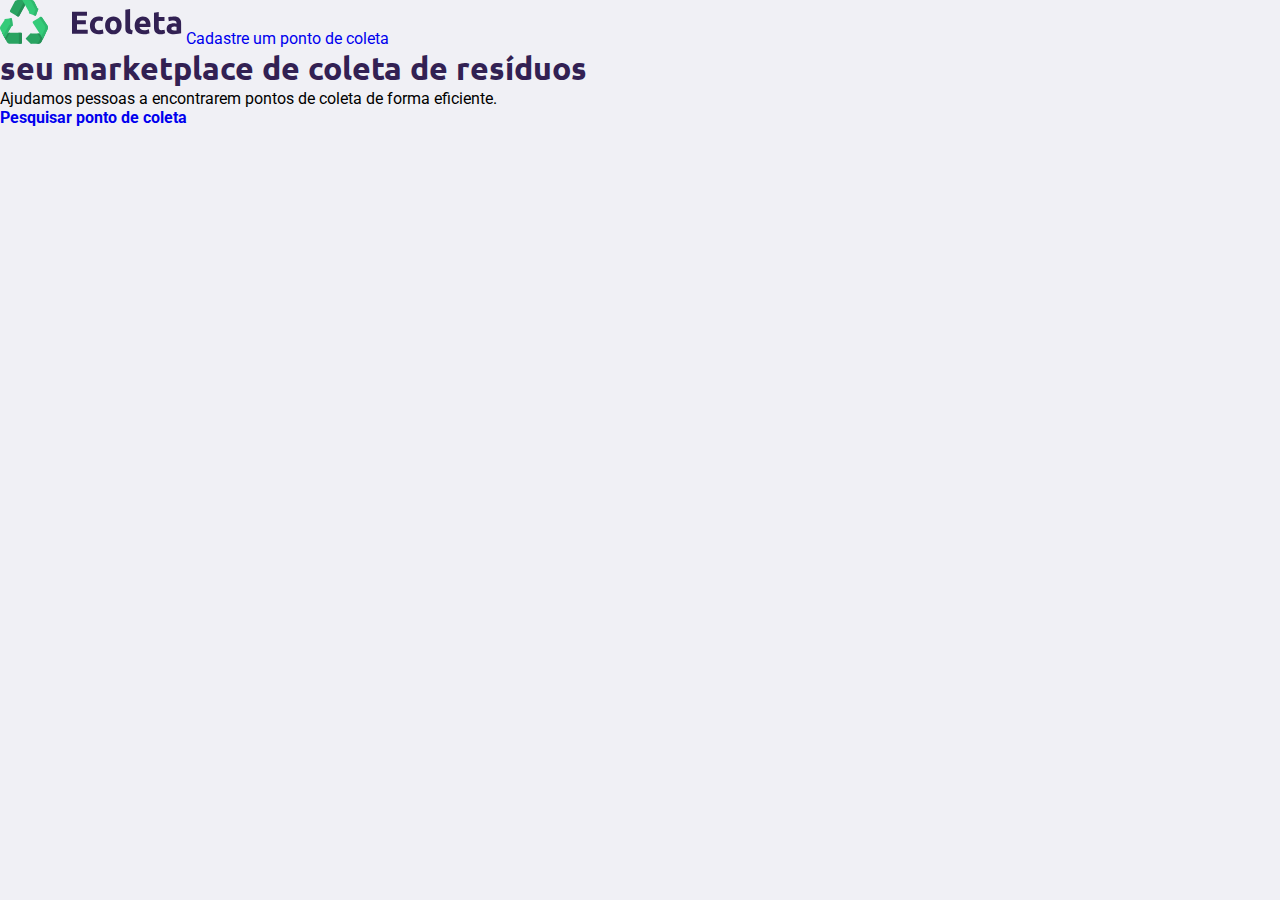
<file: index.html>
<!--Ecoleta Cadastre um ponto de coleta

seu marketplace de coleta de resíduos

Ajudamos pessoas a encontrarem pontos de coleta de forma eficiente.

botão -->
<!DOCTYPE html>
<html lang="pt_br">

<head>
    <meta charset="UTF-8">
    <meta http-equiv="X-UA-Compatible" content="IE=edge">
    <meta name="viewport" content="width=device-width, initial-scale=1.0">
    <title>Ecoleta</title>


    <link rel="preconnect" href="https://fonts.googleapis.com">
    <link rel="preconnect" href="https://fonts.gstatic.com" crossorigin>
    <link href="https://fonts.googleapis.com/css2?family=Roboto&family=Ubuntu:wght@700&display=swap" rel="stylesheet">

    <link rel="stylesheet" href="/styles/main.css">

</head>

<body>

    <div id="page-home">

        <div class="content">

            <header>
                <img src="/assets/logo.svg" alt="Logomarca">
                <a href="#">
                    <span></span>
                    Cadastre um ponto de coleta
                </a>
            </header>

            <main>
                <h1>seu marketplace de coleta de resíduos</h1>

                <p>Ajudamos pessoas a encontrarem pontos de coleta de forma eficiente.</p>

                <a href="#"><span></span><strong>Pesquisar ponto de coleta</strong></a>

            </main>
        </div>

    </div>

</body>

</html>
</file>
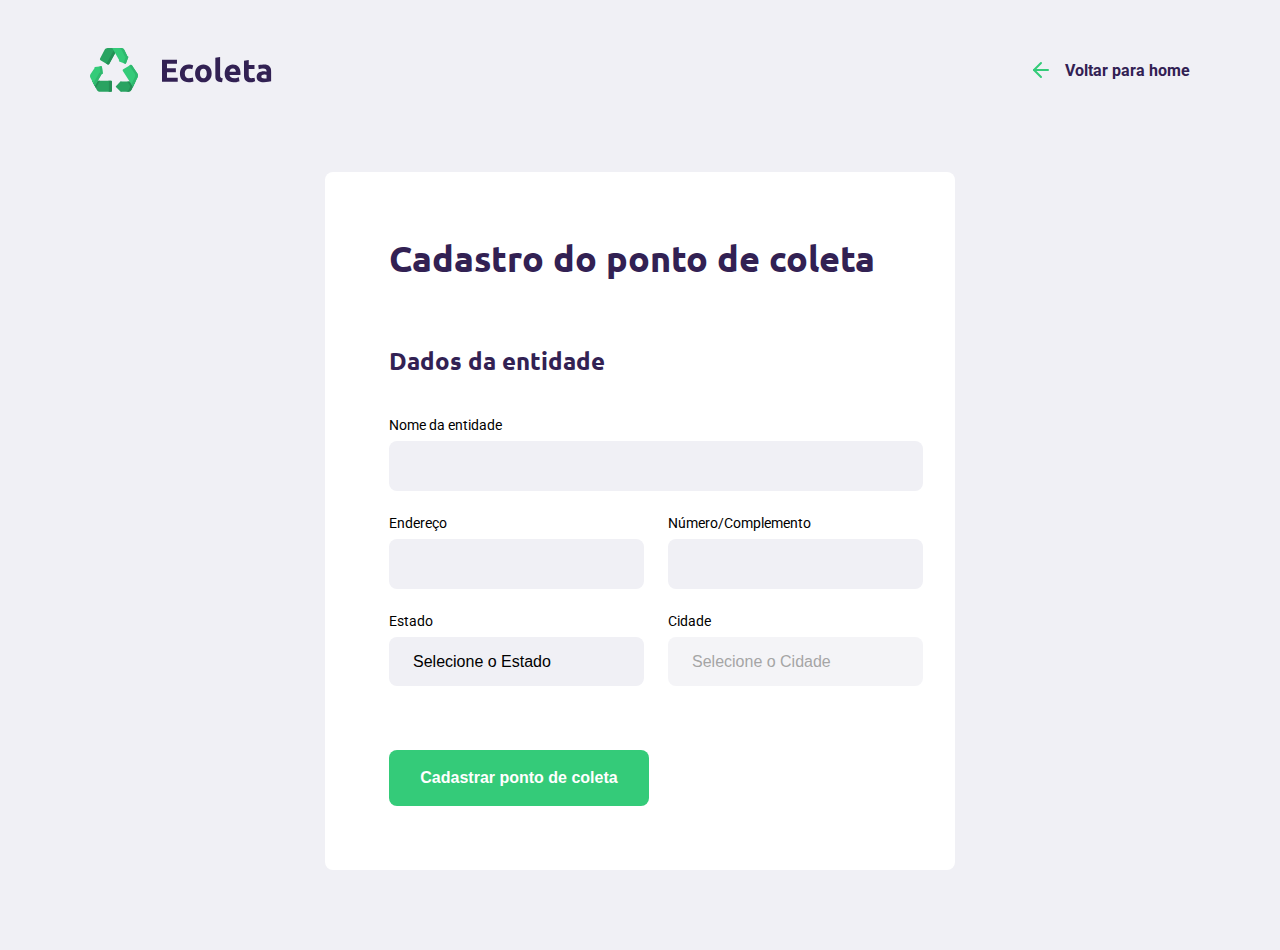
<file: create-point.html>
<!DOCTYPE html>
<html lang="pt_br">

<head>
    <meta charset="UTF-8">
    <meta http-equiv="X-UA-Compatible" content="IE=edge">
    <meta name="viewport" content="width=device-width, initial-scale=1.0">
    <title>Criar um ponto de coleta</title>


    <link rel="preconnect" href="https://fonts.googleapis.com">
    <link rel="preconnect" href="https://fonts.gstatic.com" crossorigin>
    <link href="https://fonts.googleapis.com/css2?family=Roboto&family=Ubuntu:wght@700&display=swap" rel="stylesheet">

    <link rel="stylesheet" href="/styles/main.css">
    <link rel="stylesheet" href="/styles/create-point.css">
    <link rel="stylesheet" href="/styles/responsive.css">

</head>

<body>

    <div id="page-create-point">

        <header>
            <img src="/assets/logo.svg" alt="Logomarca">
            <a href="#">
                <span></span> Voltar para home
            </a>
        </header>

        <form action="">
            <h1>Cadastro do ponto de coleta</h1>

            <!-- agrupa duas partes -->
            <fieldset>
                <legend>
                    <h2>Dados da entidade</h2>
                </legend>

                <div class="field">
                    <label for="name">Nome da entidade</label>
                    <input type="text" name="name">
                </div>

                <div class="field-group">
                    <div class="field">
                        <label for="address">Endereço</label>
                        <input type="text" name="address">
                    </div>
                    <div class="field">
                        <label for="address2">Número/Complemento</label>
                        <input type="text" name="address2">
                    </div>
                </div>
                <div class="field-group">
                    <div class="field">
                        <label for="estado">Estado</label>
                        <select name="uf">
                            <option value="">Selecione o Estado</option>
                        </select>

                        <input type="hidden" name="state">
                    </div>
                    <div class="field">
                        <label for="cidade">Cidade</label>
                        <select name="city" disabled>
                            <option value="">Selecione o Cidade</option>
                        </select>
                    </div>
                </div>
            </fieldset>

            <button type="submit">Cadastrar ponto de coleta</button>
        </form>

    </div>

    <script src="/scripts/create-point.js"></script>
</body>

</html>
</file>
<file: styles/main.css>
:root {
    --title-color: #322153;
    --primary-color: #34cb79;
}

* {
    margin: 0;
    padding: 0;
    /* para não o pedding nao preencher o epaço e respeitar o width */
    box-sizing: border-box;
}

html {
    font-family: Roboto, sans-serif;
}

body {
    background: #F0F0F5;
    -webkit-font-smoothing: antialiased;
}

a {
    text-decoration: none;

}

h1, h2, h3, h4, h5, h6 {
    color: var(--title-color);
    font-family: Ubuntu, sans-serif;
}
</file>
<file: styles/create-point.css>
#page-create-point {
    width: 90%;
    max-width: 1100px;
    /* alinhamento de caixa(pelo lado de fora da caixa) */
    margin: 0 auto;
}

#page-create-point header {
    margin-top: 48px;
    display: flex;
    justify-content: space-between;
    align-items: center;
}

#page-create-point header a {
    color: var(--title-color);
    font-weight: bold;
    display: flex;
    align-items: center;
}

#page-create-point header a span {
    margin-right: 16px;
    background-image: url('../assets/arrow-left.svg');
    display: flex;
    width: 20px;
    height: 24px;
}

form {
    background-color: white;
    margin: 80px auto;
    /* margin-top: 80px; */
    /* preenchimento */
    padding: 64px;
    /* arredonda borda */
    border-radius: 8px;
    max-width: 630px;
}

form h1 {
    font-size: 36px;
}

form fieldset {
    margin-top: 64px;
    border: 0;
}

form legend {
    margin-bottom: 40px;
}

form legend h2 {
    font-size: 24px;
}

form .field {
    flex: 1;
    display: flex;
    flex-direction: column;
    margin-bottom: 24px;
}

form .field-group {
    display: flex;
}

form input,
form select {
    background-color: #f0f0f5;
    border: 0;
    padding: 16px 24px;
    font-size: 16px;
    outline: none;
    border-radius: 8px;
}

form select {
    -webkit-appearance: none;
    -moz-appearance: none;
    appearance: none;
}

form label {
    font-size: 14px;
    margin-bottom: 8px;
}

form .field-group .field+.field {
    margin-left: 24px;
}

form button {
    width: 260px;
    height: 56px;
    background-color: var(--primary-color);
    border-radius: 8px;
    color: white;
    font-weight: bold;
    font-size: 16px;
    border: 0;
    margin-top: 40px;
    transition: background-color 400ms;
}

form button:hover {
    background-color: #2fb86e;
}
</file>
<file: styles/responsive.css>
@media (max-width: 900px) {
    #page-home {
        background-position-x: 70vw;
    }

    #page-home .content {
        align-items: center;
        text-align: center;
    }

    #page-home header a {
        position: absolute;
        bottom: 48px;
        left: 50%;
        transform: translateX(-50%);
    }

    #page-home main {
        align-items: center;
    }
}

@media (min-width: 1700px) {
    #page-home {
        background-position-x: 40vw;
    }
}

@media (max-height: 760px) {
    #page-home {
        background-position-y: 200px;
    }
}
</file>
